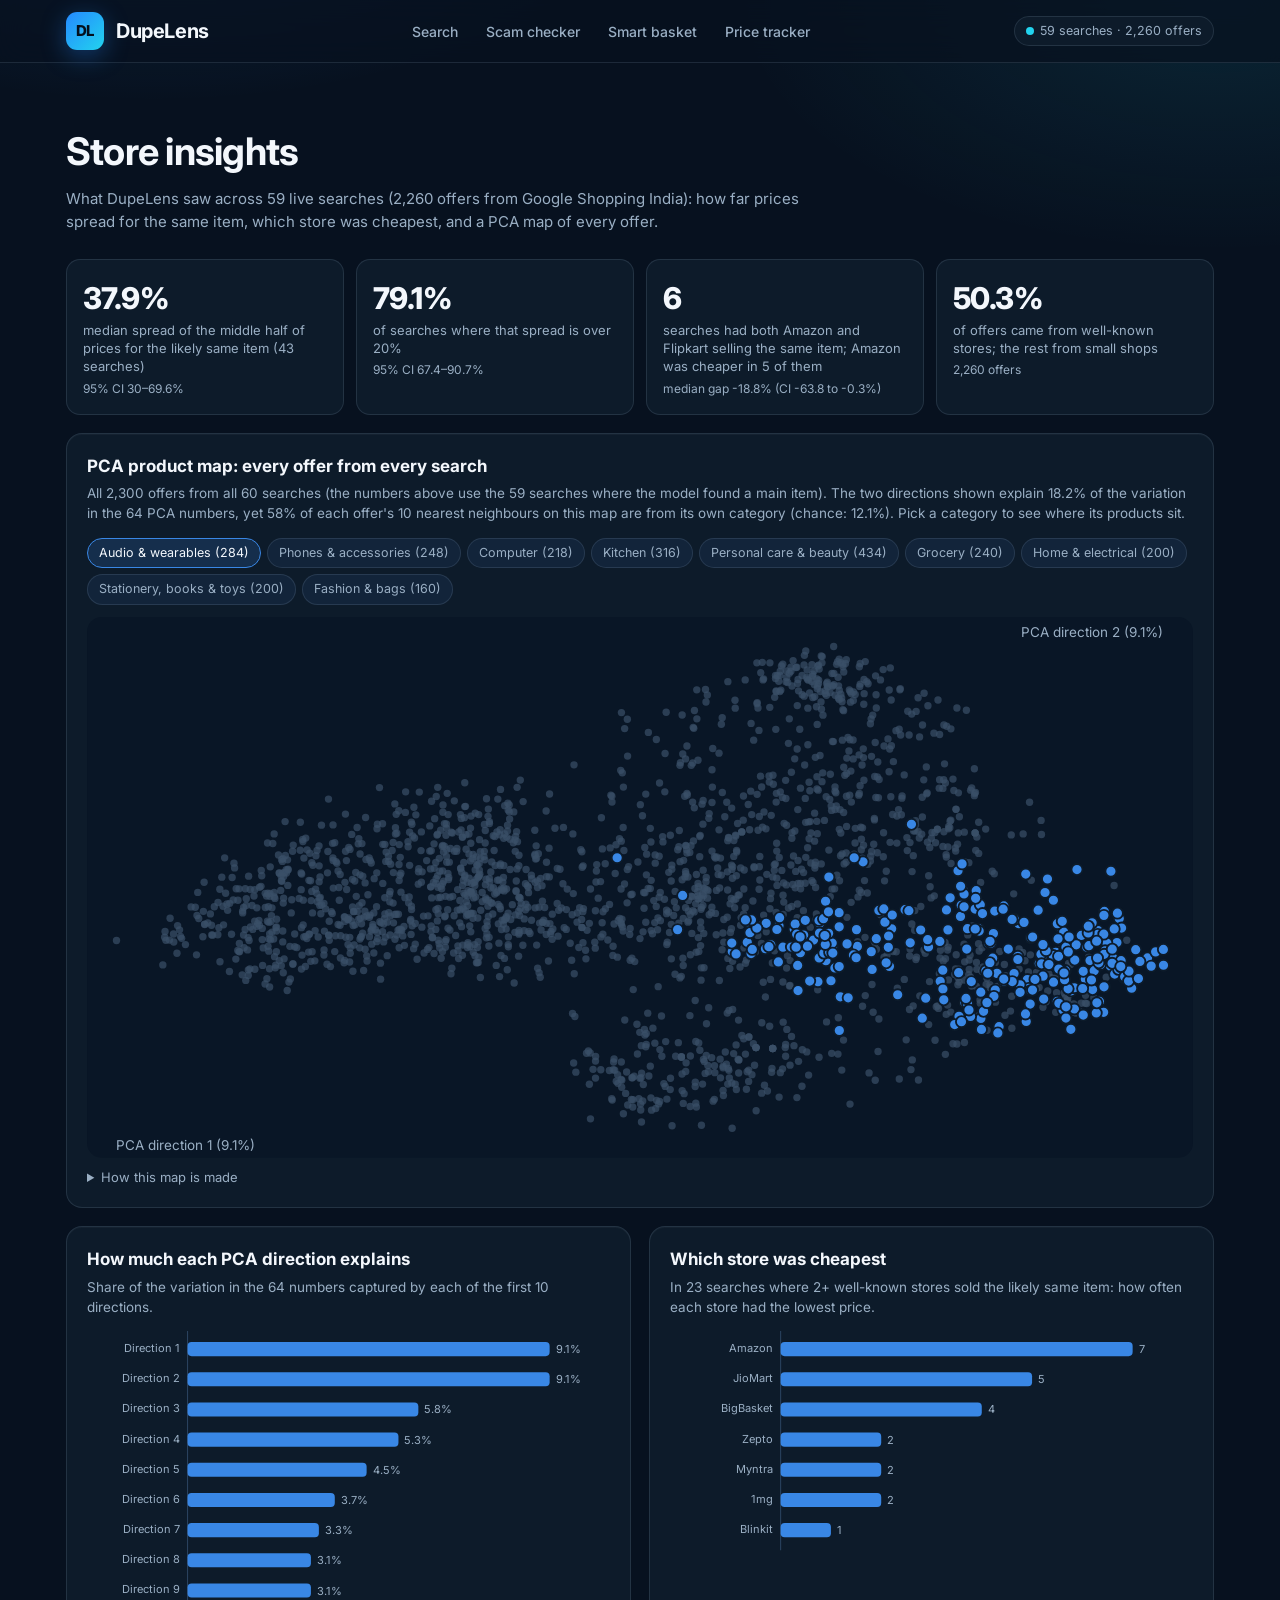
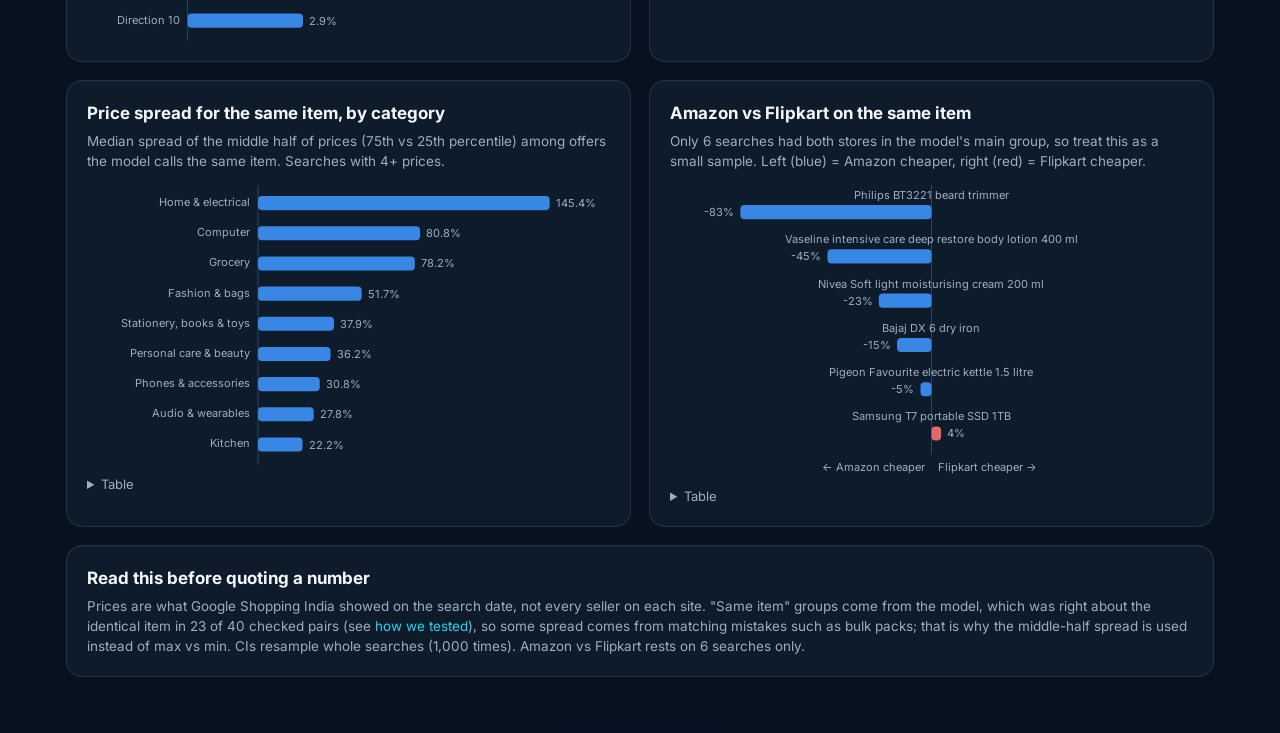
<file: dashboard/insights.html>
<!doctype html>
<html lang="en">
<head>
<meta charset="utf-8">
<meta name="viewport" content="width=device-width, initial-scale=1">
<title>DupeLens Store Insights</title>
<link rel="icon" href="data:image/svg+xml,<svg xmlns='http://www.w3.org/2000/svg' viewBox='0 0 100 100'><text y='.9em' font-size='90'>🔎</text></svg>">
<link rel="preconnect" href="https://fonts.googleapis.com">
<link href="https://fonts.googleapis.com/css2?family=Inter:wght@400;500;600;700;800&display=swap" rel="stylesheet">
<link rel="stylesheet" href="style.css">
<style>
  /* chart roles (validated: dataviz validate_palette.js, dark mode, surface #0D1B2A) */
  .viz { --series-1: #3987e5; --series-2: #e66767; --muted-mark: #3a5068; --ink-2: #c3d2e2; }
</style>
</head>
<body>
<div class="topbar"><div class="in">
  <div class="brand"><a href="./" style="display:flex;gap:12px;align-items:center"><div class="logo" aria-hidden="true">DL</div>DupeLens</a></div>
  <nav class="navlinks"><a class="navlink" href="./">Search</a><a class="navlink" href="deal.html">Scam checker</a><a class="navlink" href="basket.html">Smart basket</a><a class="navlink" href="tracker.html">Price tracker</a></nav>
  <span class="chip"><span class="dot" style="background:var(--accent-2)"></span><span id="when">Loading…</span></span>
</div></div>
<main class="viz">
  <section class="page-head">
    <h1>Store insights</h1>
    <p id="lead">What DupeLens saw across many live searches: how far prices spread for the same item, which store was cheapest, and a PCA map of every offer.</p>
  </section>

  <section class="tiles" id="tiles"></section>

  <section class="card">
    <h2>PCA product map: every offer from every search</h2>
    <p class="sub" id="pca-sub"></p>
    <div class="seg" id="cats" role="group" aria-label="Highlight a category"></div>
    <div class="chart" id="map"></div>
    <details class="table"><summary>How this map is made</summary>
      <p>Each offer's photo is read by CLIP (512 numbers) and its title by MPNet (768 numbers). The matching model uses PCA, fitted on 24,065 Shopee training listings, to compress each to 32 numbers (shrinkage-whitened), giving 64 numbers per offer. Here a second PCA over all offers keeps the 2 directions with the most variation, so each offer becomes a point. Points close together look alike to the model. PCA is unsupervised: it never saw the category colours.</p>
    </details>
  </section>

  <section class="grid2">
    <div class="card">
      <h2>How much each PCA direction explains</h2>
      <p class="sub">Share of the variation in the 64 numbers captured by each of the first 10 directions.</p>
      <div class="chart" id="scree"></div>
    </div>
    <div class="card">
      <h2>Which store was cheapest</h2>
      <p class="sub" id="cheap-sub"></p>
      <div class="chart" id="cheapest"></div>
    </div>
  </section>

  <section class="grid2">
    <div class="card">
      <h2>Price spread for the same item, by category</h2>
      <p class="sub">Median spread of the middle half of prices (75th vs 25th percentile) among offers the model calls the same item. Searches with 4+ prices.</p>
      <div class="chart" id="spread"></div>
      <details class="table" id="spread-table"><summary>Table</summary></details>
    </div>
    <div class="card">
      <h2>Amazon vs Flipkart on the same item</h2>
      <p class="sub" id="avf-sub"></p>
      <div class="chart" id="avf"></div>
      <details class="table" id="avf-table"><summary>Table</summary></details>
    </div>
  </section>

  <section class="card">
    <h2>Read this before quoting a number</h2>
    <p class="sub" style="margin:0" id="caveats"></p>
  </section>
</main>
<div class="tip" id="tip"></div>
<script>
const $ = s => document.querySelector(s);
const esc = s => String(s ?? "").replace(/[&<>"']/g, c => ({"&":"&amp;","<":"&lt;",">":"&gt;",'"':"&quot;","'":"&#39;"}[c]));
const tip = $("#tip");
function hover(root) {
  root.querySelectorAll("[data-tip]").forEach(el => {
    el.onmousemove = e => { tip.style.display = "block"; tip.style.left = Math.min(e.clientX + 12, innerWidth - 300) + "px"; tip.style.top = e.clientY + 12 + "px"; tip.innerHTML = el.dataset.tip; };
    el.onmouseleave = () => tip.style.display = "none";
  });
}

// Horizontal bars, one series: label, rounded data end, value written at the end.
function hbars(el, rows, fmt, opts = {}) {
  const W = 520, rowH = 30, left = opts.left ?? 170, right = 60, H = rows.length * rowH + 8;
  const max = Math.max(...rows.map(r => Math.abs(r.v)), 1e-9);
  const x = v => left + (W - left - right) * v / max;
  el.innerHTML = `<svg viewBox="0 0 ${W} ${H}" role="img" aria-label="${esc(opts.label || "bar chart")}">
    <line class="axis" x1="${left}" x2="${left}" y1="0" y2="${H}"/>
    ${rows.map((r, i) => { const y = 6 + i * rowH, w = Math.max(2, x(r.v) - left);
      return `<text x="${left - 8}" y="${y + 15}" text-anchor="end" fill="var(--ink-2)">${esc(r.label)}</text>
        <rect x="${left}" y="${y + 5}" width="${w}" height="14" rx="4" fill="var(--series-1)" data-tip="${esc(r.tip || r.label + ": " + fmt(r.v))}"/>
        <text x="${left + w + 6}" y="${y + 16}" fill="var(--ink-2)">${fmt(r.v)}</text>`; }).join("")}
  </svg>`;
  hover(el);
}

fetch("data/insights.json").then(r => r.json()).then(D => {
  const avf = D.amazon_vs_flipkart, sp = D.price_spread;
  $("#when").textContent = `${D.searches} searches · ${D.offers.toLocaleString("en-IN")} offers`;
  $("#lead").textContent = `What DupeLens saw across ${D.searches} live searches (${D.offers.toLocaleString("en-IN")} offers from Google Shopping India): how far prices spread for the same item, which store was cheapest, and a PCA map of every offer.`;
  $("#tiles").innerHTML = [
    [`${sp.median_spread_pct}%`, `median spread of the middle half of prices for the likely same item (${sp.searches} searches)`, `95% CI ${sp.ci[0]}–${sp.ci[1]}%`],
    [`${sp.share_over_20pct}%`, `of searches where that spread is over 20%`, `95% CI ${sp.share_over_20pct_ci[0]}–${sp.share_over_20pct_ci[1]}%`],
    [`${avf.searches_with_both}`, `searches had both Amazon and Flipkart selling the same item; Amazon was cheaper in ${Math.round(avf.amazon_cheaper_pct * avf.searches_with_both / 100)} of them`, `median gap ${avf.median_amazon_vs_flipkart_pct}% (CI ${avf.ci[0]} to ${avf.ci[1]}%)`],
    [`${D.well_known_share_pct}%`, `of offers came from well-known stores; the rest from small shops`, `${D.offers.toLocaleString("en-IN")} offers`],
  ].map(([v, l, c]) => `<div class="tile-stat fade"><div class="v">${v}</div><div class="l">${l}</div><div class="ci">${c}</div></div>`).join("");

  // ---- PCA map: highlight one category in blue, the rest muted (keeps colour-blind safety with 9 categories) ----
  const cats = [...new Set(D.map.map(p => p.category))];
  let pick = cats[0];
  $("#pca-sub").textContent = `All ${D.pca.points.toLocaleString("en-IN")} offers from all ${D.pca.searches} searches (the numbers above use the ${D.searches} searches where the model found a main item). The two directions shown explain ${D.pca.first_two_pct}% of the variation in the 64 PCA numbers, yet ${D.pca.neighbours_same_category_pct}% of each offer's 10 nearest neighbours on this map are from its own category (chance: ${D.pca.chance_pct}%). Pick a category to see where its products sit.`;
  function drawMap() {
    const W = 900, H = 440, pad = 24, P = D.map;
    const xs = P.map(p => p.x), ys = P.map(p => p.y);
    const [x0, x1, y0, y1] = [Math.min(...xs), Math.max(...xs), Math.min(...ys), Math.max(...ys)];
    const sx = v => pad + (v - x0) / (x1 - x0) * (W - 2 * pad), sy = v => H - pad - (v - y0) / (y1 - y0) * (H - 2 * pad);
    const dot = (p, on) => `<circle cx="${sx(p.x).toFixed(1)}" cy="${sy(p.y).toFixed(1)}" r="${on ? 4.5 : 3}" fill="${on ? "var(--series-1)" : "var(--muted-mark)"}" ${on ? 'stroke="#0D1B2A" stroke-width="1.5"' : 'opacity=".7"'}
      data-tip="<b>${esc(p.store)}</b> ${esc(p.price || "")}<br>${esc(p.title)}<br><span style='color:#9AAFC4'>${esc(p.category)} · search: ${esc(p.query)}</span>"></circle>`;
    $("#map").innerHTML = `<svg viewBox="0 0 ${W} ${H}" role="img" aria-label="PCA map of offers">
      <rect width="${W}" height="${H}" rx="12" fill="#091626"/>
      <text x="${pad}" y="${H - 6}">PCA direction 1 (${D.pca.explained_variance_pct[0]}%)</text>
      <text x="${W - pad}" y="16" text-anchor="end">PCA direction 2 (${D.pca.explained_variance_pct[1]}%)</text>
      ${P.filter(p => p.category !== pick).map(p => dot(p, false)).join("")}
      ${P.filter(p => p.category === pick).map(p => dot(p, true)).join("")}
    </svg>`;
    hover($("#map"));
    $("#cats").innerHTML = cats.map(c => `<button type="button" aria-pressed="${c === pick}">${esc(c)} (${P.filter(p => p.category === c).length})</button>`).join("");
    $("#cats").querySelectorAll("button").forEach((b, i) => b.onclick = () => { pick = cats[i]; drawMap(); });
  }
  drawMap();

  // ---- scree ----
  hbars($("#scree"), D.pca.explained_variance_pct.map((v, i) => ({ label: `Direction ${i + 1}`, v })), v => v + "%", { left: 100, label: "explained variance" });

  // ---- cheapest store ----
  const cc = Object.entries(D.cheapest_platform_counts);
  const nCheap = cc.reduce((s, [, n]) => s + n, 0);
  $("#cheap-sub").textContent = `In ${nCheap} searches where 2+ well-known stores sold the likely same item: how often each store had the lowest price.`;
  hbars($("#cheapest"), cc.map(([k, n]) => ({ label: k, v: n, tip: `${k}: cheapest in ${n} of ${nCheap} searches` })), v => v, { left: 110, label: "cheapest store counts" });

  // ---- spread by category ----
  const bc = Object.entries(D.by_category).sort((a, b) => b[1].median_spread_pct - a[1].median_spread_pct);
  hbars($("#spread"), bc.map(([k, r]) => ({ label: k, v: r.median_spread_pct, tip: `${k}: ${r.median_spread_pct}% (${r.searches} searches, median ${r.median_sellers} sellers)` })), v => v + "%", { left: 170, label: "price spread by category" });
  $("#spread-table").insertAdjacentHTML("beforeend", `<table><tr><th>Category</th><th class="n">Searches</th><th class="n">Median spread</th><th class="n">Median sellers</th></tr>${bc.map(([k, r]) => `<tr><td>${esc(k)}</td><td class="n">${r.searches}</td><td class="n">${r.median_spread_pct}%</td><td class="n">${r.median_sellers}</td></tr>`).join("")}</table>`);

  // ---- Amazon vs Flipkart: diverging bars, blue = Amazon cheaper, red = Flipkart cheaper (labelled, not colour alone) ----
  const both = D.per_search.filter(r => r.by_platform.Amazon && r.by_platform.Flipkart)
    .map(r => ({ item: r.item, q: r.query, a: r.by_platform.Amazon, f: r.by_platform.Flipkart, d: 100 * (r.by_platform.Amazon / r.by_platform.Flipkart - 1) }))
    .sort((a, b) => a.d - b.d);
  $("#avf-sub").textContent = `Only ${both.length} searches had both stores in the model's main group, so treat this as a small sample. Left (blue) = Amazon cheaper, right (red) = Flipkart cheaper.`;
  // each row: the search on its own line, the bar below it, growing left or right from the centre line
  const W = 520, rowH = 44, mid = 260, H = both.length * rowH + 26, m = Math.max(...both.map(r => Math.abs(r.d)), 1);
  const sx = v => v / m * 190;
  $("#avf").innerHTML = `<svg viewBox="0 0 ${W} ${H}" role="img" aria-label="Amazon vs Flipkart price gap">
    <line class="axis" x1="${mid}" x2="${mid}" y1="0" y2="${H - 22}"/>
    <text x="${mid - 6}" y="${H - 6}" text-anchor="end">← Amazon cheaper</text><text x="${mid + 6}" y="${H - 6}">Flipkart cheaper →</text>
    ${both.map((r, i) => { const y = 2 + i * rowH, w = Math.max(2, Math.abs(sx(r.d))), left = r.d < 0;
      return `<text x="${mid}" y="${y + 12}" text-anchor="middle" fill="var(--ink-2)">${esc(r.q)}</text>
        <rect x="${left ? mid - w : mid}" y="${y + 18}" width="${w}" height="14" rx="4" fill="${left ? "var(--series-1)" : "var(--series-2)"}"
          data-tip="<b>${esc(r.item)}</b><br>Amazon ₹${Math.round(r.a).toLocaleString("en-IN")} · Flipkart ₹${Math.round(r.f).toLocaleString("en-IN")} (${r.d.toFixed(0)}%)"/>
        <text x="${left ? mid - w - 6 : mid + w + 6}" y="${y + 29}" text-anchor="${left ? "end" : "start"}" fill="var(--ink-2)">${r.d.toFixed(0)}%</text>`; }).join("")}
  </svg>`;
  hover($("#avf"));
  $("#avf-table").insertAdjacentHTML("beforeend", `<table><tr><th>Search</th><th class="n">Amazon</th><th class="n">Flipkart</th><th class="n">Gap</th></tr>${both.map(r => `<tr><td>${esc(r.q)}</td><td class="n">₹${Math.round(r.a).toLocaleString("en-IN")}</td><td class="n">₹${Math.round(r.f).toLocaleString("en-IN")}</td><td class="n">${r.d.toFixed(1)}%</td></tr>`).join("")}</table>`);

  $("#caveats").innerHTML = `Prices are what Google Shopping India showed on the search date, not every seller on each site. "Same item" groups come from the model, which was right about the identical item in 23 of 40 checked pairs (see <a href="evidence.html">how we tested</a>), so some spread comes from matching mistakes such as bulk packs; that is why the middle-half spread is used instead of max vs min. CIs resample whole searches (1,000 times). Amazon vs Flipkart rests on ${avf.searches_with_both} searches only.`;
});
</script>
</body>
</html>
</file>
<file: dashboard/style.css>
:root {
  --bg: #07111F; --surface: #0D1B2A; --raised: #12243A; --raised-2: #173050;
  --accent: #2589FF; --accent-2: #22D3EE; --ink: #F3F7FC; --muted: #9AAFC4;
  --line: rgba(148, 173, 199, 0.16); --good: #34D399; --warn: #FBBF24; --bad: #F87171;
  --r: 16px;
}
* { box-sizing: border-box; }
html, body { margin: 0; background: var(--bg); color: var(--ink); font: 15px/1.5 Inter, system-ui, -apple-system, sans-serif; }
body { background: radial-gradient(1200px 520px at 15% -10%, rgba(37,137,255,.16), transparent 60%), radial-gradient(900px 400px at 100% 0%, rgba(34,211,238,.08), transparent 60%), var(--bg); min-height: 100vh; }
main { max-width: 1180px; margin: 0 auto; padding: 24px 16px 56px; }
a { color: var(--accent-2); text-decoration: none; } a:hover { text-decoration: underline; }
:focus-visible { outline: 2px solid var(--accent-2); outline-offset: 2px; border-radius: 8px; }
.num { font-variant-numeric: tabular-nums; }
[hidden] { display: none !important; }
code { background: var(--bg); padding: 1px 6px; border-radius: 6px; color: var(--accent-2); font-size: 12.5px; }

header { display: flex; flex-wrap: wrap; align-items: center; justify-content: space-between; gap: 12px; }
.brand { display: flex; align-items: center; gap: 12px; font-weight: 700; font-size: 20px; letter-spacing: -.02em; }
.logo { width: 38px; height: 38px; border-radius: 11px; background: linear-gradient(135deg, var(--accent), var(--accent-2)); display: grid; place-items: center; font-weight: 800; color: #04101e; font-size: 15px; }
nav { display: flex; gap: 8px; flex-wrap: wrap; align-items: center; }
.chip { border: 1px solid var(--line); background: var(--surface); color: var(--muted); padding: 5px 11px; border-radius: 99px; font-size: 12.5px; display: inline-flex; align-items: center; gap: 6px; }
.dot { width: 8px; height: 8px; border-radius: 50%; background: var(--muted); }
.chip.live .dot { background: var(--good); } .chip.demo .dot { background: var(--warn); }

.hero { text-align: center; padding: 44px 0 22px; }
.hero h1 { font-size: clamp(28px, 5vw, 46px); line-height: 1.1; margin: 0 0 12px; letter-spacing: -.03em; font-weight: 800; }
.hero h1 em { font-style: normal; background: linear-gradient(90deg, var(--accent), var(--accent-2)); -webkit-background-clip: text; background-clip: text; color: transparent; }
.hero p { color: var(--muted); max-width: 700px; margin: 0 auto 24px; font-size: 16px; }
form.search { max-width: 760px; margin: 0 auto; background: var(--surface); border: 1px solid var(--line); border-radius: 18px; padding: 8px; box-shadow: 0 10px 40px rgba(0,0,0,.35); transition: border-color .15s; }
form.search.over { border-color: var(--accent-2); }
.bar { display: flex; gap: 8px; align-items: center; }
.bar input { flex: 1; min-width: 0; background: none; border: 0; color: var(--ink); font: inherit; font-size: 17px; padding: 10px 12px; }
.bar input:focus { outline: none; }
.icon-btn { background: var(--raised); border: 1px solid var(--line); color: var(--ink); border-radius: 11px; padding: 10px 12px; font: inherit; font-size: 13.5px; cursor: pointer; white-space: nowrap; }
.icon-btn:hover { border-color: var(--accent); }
.btn { background: linear-gradient(135deg, var(--accent), #1b6fe0); color: #fff; border: 0; padding: 12px 20px; border-radius: 11px; font: inherit; font-weight: 600; cursor: pointer; white-space: nowrap; }
.btn:disabled { opacity: .5; cursor: wait; }
.attached { display: flex; align-items: center; gap: 10px; padding: 8px 10px 4px; text-align: left; font-size: 13px; color: var(--muted); }
.attached img { width: 44px; height: 44px; object-fit: contain; background: #fff; border-radius: 8px; }
.attached button { background: none; border: 0; color: var(--bad); cursor: pointer; font: inherit; font-size: 13px; }
.hint { color: var(--muted); font-size: 12.5px; margin-top: 10px; }
@media (max-width: 560px) { .bar { flex-wrap: wrap; } .bar input { flex-basis: 100%; } .bar .btn { flex: 1; } }
.examples { margin-top: 14px; display: flex; gap: 8px; justify-content: center; flex-wrap: wrap; }
.examples span { color: var(--muted); font-size: 13px; align-self: center; }
.ex { background: var(--raised); border: 1px solid var(--line); color: var(--ink); border-radius: 99px; padding: 6px 13px; font: inherit; font-size: 13px; cursor: pointer; }
.ex:hover { border-color: var(--accent); }
.notice { max-width: 760px; margin: 14px auto 0; background: var(--raised); border: 1px solid var(--line); border-radius: 12px; padding: 10px 14px; color: var(--muted); font-size: 13.5px; text-align: left; }
.err { border-color: rgba(248,113,113,.5); color: #fecaca; }

.steps { max-width: 760px; margin: 26px auto; display: grid; gap: 10px; }
.step { display: flex; align-items: center; gap: 12px; color: var(--muted); }
.step.on { color: var(--ink); } .step.done { color: var(--good); }
.spin { width: 18px; height: 18px; border: 3px solid var(--line); border-top-color: var(--accent-2); border-radius: 50%; animation: s .8s linear infinite; flex: none; }
.step .ic { width: 18px; text-align: center; flex: none; }
@keyframes s { to { transform: rotate(360deg); } }
@media (prefers-reduced-motion: reduce) { .spin { animation: none; } }

.card { background: var(--surface); border: 1px solid var(--line); border-radius: var(--r); padding: 20px; margin-top: 18px; }
.card h2 { font-size: 17px; margin: 0 0 4px; } .card .sub { color: var(--muted); font-size: 13.5px; margin: 0 0 14px; }
.understood { display: flex; flex-wrap: wrap; gap: 8px; align-items: center; color: var(--muted); font-size: 14px; margin-top: 8px; }
.understood b { color: var(--ink); }

.top2 { display: grid; grid-template-columns: 1.6fr 1fr; gap: 18px; }
@media (max-width: 900px) { .top2 { grid-template-columns: 1fr; } }
.best { display: grid; grid-template-columns: 150px 1fr; gap: 20px; align-items: start; background: linear-gradient(135deg, rgba(52,211,153,.12), rgba(34,211,238,.05)); border-color: rgba(52,211,153,.45); margin-top: 0; }
.best .ph { width: 150px; }
.label { color: var(--good); font-weight: 700; font-size: 12.5px; text-transform: uppercase; letter-spacing: .07em; }
.best h2 { font-size: 18px; line-height: 1.35; margin: 4px 0 6px; }
.facts { display: flex; gap: 20px; flex-wrap: wrap; margin: 10px 0 14px; }
.fact .v { font-size: 24px; font-weight: 800; letter-spacing: -.02em; } .fact .l { color: var(--muted); font-size: 12.5px; }
.fact .v.good { color: var(--good); }
.buy { display: inline-block; background: var(--good); color: #052e1c; font-weight: 700; padding: 12px 18px; border-radius: 12px; white-space: nowrap; }
.buy:hover { text-decoration: none; filter: brightness(1.08); }
@media (max-width: 600px) { .best { grid-template-columns: 1fr; } .best .ph { width: 120px; } }
.side { margin-top: 0; display: flex; flex-direction: column; gap: 12px; }
.stat { background: var(--raised); border: 1px solid var(--line); border-radius: 12px; padding: 12px 14px; }
.stat .v { font-size: 22px; font-weight: 800; } .stat .l { color: var(--muted); font-size: 12.5px; }

.ph { width: 100%; aspect-ratio: 1; object-fit: contain; background: #fff; border-radius: 10px; display: block; }
.rows { display: grid; gap: 8px; }
.row { display: grid; grid-template-columns: 30px 64px 1fr 150px auto auto; gap: 14px; align-items: center; background: var(--raised); border: 1px solid var(--line); border-radius: 12px; padding: 8px 12px 8px 10px; }
.row.top { border-color: rgba(52,211,153,.6); }
.row .rk { color: var(--muted); font-weight: 700; text-align: center; }
.row .ph { width: 64px; }
.row .store { font-weight: 600; }
.row .t { color: var(--muted); font-size: 12.5px; line-height: 1.35; display: -webkit-box; -webkit-line-clamp: 2; -webkit-box-orient: vertical; overflow: hidden; }
.row .price { font-weight: 700; font-size: 17px; text-align: right; }
.go { font-size: 13px; border: 1px solid var(--line); padding: 7px 12px; border-radius: 9px; white-space: nowrap; color: var(--ink); background: none; cursor: pointer; font-family: inherit; }
.go:hover { border-color: var(--accent); text-decoration: none; }
@media (max-width: 760px) { .row { grid-template-columns: 56px 1fr; } .row .rk { display: none; } .row .ph { width: 56px; } .row .price { text-align: left; } }
.score { font-size: 12px; color: var(--muted); }
.score .sbar { height: 7px; background: var(--bg); border-radius: 99px; overflow: hidden; margin: 4px 0 2px; }
.score .sbar i { display: block; height: 100%; background: linear-gradient(90deg, var(--accent), var(--good)); border-radius: 99px; }
.score b { color: var(--ink); font-size: 14px; }
.pills { display: flex; gap: 6px; flex-wrap: wrap; margin-top: 4px; }
.pill { font-size: 11.5px; padding: 2px 8px; border-radius: 99px; border: 1px solid var(--line); color: var(--muted); white-space: nowrap; }
.pill.g { color: #052e1c; background: var(--good); border-color: var(--good); font-weight: 600; }
.pill.c { color: #04101e; background: var(--accent-2); border-color: var(--accent-2); font-weight: 600; }
.pill.up { color: var(--bad); border-color: rgba(248,113,113,.4); } .pill.down { color: var(--good); border-color: rgba(52,211,153,.4); }
.pill.warn { color: var(--warn); border-color: rgba(251,191,36,.45); }
.pill.conf { color: var(--accent-2); border-color: rgba(34,211,238,.35); }

.gridc { display: grid; grid-template-columns: repeat(auto-fill, minmax(170px, 1fr)); gap: 12px; }
.tile { background: var(--raised); border: 1px solid var(--line); border-radius: 14px; padding: 10px; display: flex; flex-direction: column; gap: 6px; text-align: left; color: var(--ink); font: inherit; cursor: pointer; }
.tile:hover { border-color: var(--accent); }
.tile .t { font-size: 12.5px; line-height: 1.35; display: -webkit-box; -webkit-line-clamp: 3; -webkit-box-orient: vertical; overflow: hidden; min-height: 50px; }
.tile .p { font-weight: 700; } .tile .s { color: var(--muted); font-size: 12px; }

.bts { display: grid; grid-template-columns: 1.2fr 1fr; gap: 18px; }
@media (max-width: 900px) { .bts { grid-template-columns: 1fr; } }
.panel { background: var(--raised); border: 1px solid var(--line); border-radius: 14px; padding: 14px; }
.panel h3 { font-size: 14px; margin: 0 0 4px; } .panel p { color: var(--muted); font-size: 12.5px; margin: 0 0 10px; }
svg text { fill: var(--muted); font-size: 11px; font-family: inherit; }
.legend { display: flex; gap: 14px; flex-wrap: wrap; font-size: 12px; color: var(--muted); margin-top: 6px; }
.legend i { display: inline-block; width: 10px; height: 10px; border-radius: 50%; margin-right: 5px; vertical-align: -1px; }
.hbar { display: grid; grid-template-columns: 170px 1fr 54px; gap: 10px; align-items: center; font-size: 12.5px; margin: 7px 0; }
.hbar .track { height: 8px; background: var(--bg); border-radius: 99px; overflow: hidden; }
.hbar .track i { display: block; height: 100%; border-radius: 99px; background: var(--accent); }
.hbar .v { text-align: right; color: var(--ink); }
.tip { position: fixed; pointer-events: none; background: var(--raised-2); border: 1px solid var(--line); border-radius: 8px; padding: 6px 9px; font-size: 12px; z-index: 10; display: none; max-width: 280px; }

.how { display: grid; grid-template-columns: repeat(5, 1fr); gap: 12px; }
@media (max-width: 980px) { .how { grid-template-columns: 1fr 1fr; } } @media (max-width: 520px) { .how { grid-template-columns: 1fr; } }
.how div { background: var(--raised); border: 1px solid var(--line); border-radius: 14px; padding: 14px; }
.how b { display: block; margin-bottom: 4px; } .how p { margin: 0; color: var(--muted); font-size: 13px; }
.how .n { width: 26px; height: 26px; border-radius: 8px; background: var(--raised-2); color: var(--accent-2); display: grid; place-items: center; font-weight: 700; margin-bottom: 8px; }
.chat { display: grid; gap: 8px; max-height: 380px; overflow-y: auto; margin-bottom: 10px; }
.msg { padding: 10px 13px; border-radius: 12px; font-size: 14px; line-height: 1.5; white-space: pre-wrap; max-width: 88%; }
.msg.user { background: var(--raised-2); justify-self: end; }
.msg.ai { background: var(--raised); border: 1px solid var(--line); justify-self: start; }
.msg.ai.err { border-color: rgba(248,113,113,.5); color: #fecaca; }
form.ask { display: flex; gap: 8px; }
form.ask input { flex: 1; min-width: 0; background: var(--bg); border: 1px solid var(--line); color: var(--ink); border-radius: 10px; padding: 10px 12px; font: inherit; }
.ai-badge { font-size: 11.5px; color: var(--accent-2); border: 1px solid rgba(34,211,238,.35); border-radius: 99px; padding: 2px 8px; margin-left: 8px; vertical-align: 2px; font-weight: 500; }
footer { margin-top: 28px; color: var(--muted); font-size: 12.5px; line-height: 1.6; }

/* ---------- polish (shared by every page) ---------- */
body { background:
  radial-gradient(900px 480px at 12% -8%, rgba(37,137,255,.20), transparent 60%),
  radial-gradient(800px 420px at 95% 0%, rgba(34,211,238,.10), transparent 60%),
  radial-gradient(700px 500px at 50% 110%, rgba(37,137,255,.07), transparent 60%), var(--bg); }
.topbar { position: sticky; top: 0; z-index: 20; backdrop-filter: blur(14px); -webkit-backdrop-filter: blur(14px);
  background: rgba(7,17,31,.72); border-bottom: 1px solid var(--line); }
.topbar .in { max-width: 1180px; margin: 0 auto; padding: 12px 16px; display: flex; align-items: center; justify-content: space-between; gap: 12px; flex-wrap: wrap; }
.navlinks { display: flex; gap: 4px; flex-wrap: wrap; }
.navlink { color: var(--muted); padding: 7px 12px; border-radius: 10px; font-size: 14px; font-weight: 500; }
.navlink:hover { color: var(--ink); background: var(--raised); text-decoration: none; }
.navlink.active { color: var(--ink); background: var(--raised-2); }
.brand a { color: var(--ink); } .brand a:hover { text-decoration: none; }
.logo { box-shadow: 0 6px 24px rgba(37,137,255,.35); }
.hero h1 { font-size: clamp(30px, 5.4vw, 54px); }
.hero .kicker { display: inline-flex; gap: 8px; align-items: center; padding: 6px 12px; border-radius: 99px; background: rgba(37,137,255,.12);
  border: 1px solid rgba(37,137,255,.35); color: #bcd8ff; font-size: 13px; margin-bottom: 18px; }
.stack { display: flex; gap: 8px; justify-content: center; flex-wrap: wrap; margin-top: 18px; }
.stack span { font-size: 12px; color: var(--muted); border: 1px solid var(--line); border-radius: 99px; padding: 4px 10px; background: rgba(13,27,42,.7); }
form.search:focus-within { border-color: rgba(34,211,238,.6); box-shadow: 0 10px 50px rgba(34,211,238,.12); }
.btn { transition: transform .12s, filter .12s; } .btn:hover:not(:disabled) { transform: translateY(-1px); filter: brightness(1.1); }
.card { transition: border-color .2s; box-shadow: 0 1px 0 rgba(255,255,255,.03) inset; }
.card:hover { border-color: rgba(148,173,199,.28); }
#results:not([hidden]) > *, .fade { animation: rise .35s ease both; }
@keyframes rise { from { opacity: 0; transform: translateY(8px); } to { opacity: 1; transform: none; } }
@media (prefers-reduced-motion: reduce) { #results > *, .fade { animation: none; } .btn { transition: none; } }
.row { transition: border-color .15s, background .15s; } .row:hover { background: #142a44; }
.track-btn { background: none; border: 1px solid rgba(34,211,238,.45); color: var(--accent-2); border-radius: 12px; padding: 11px 16px; font: inherit; font-weight: 600; cursor: pointer; margin-left: 8px; }
.track-btn:hover { background: rgba(34,211,238,.08); }
.track-box { display: inline-flex; gap: 8px; align-items: center; margin-top: 10px; flex-wrap: wrap; font-size: 13px; color: var(--muted); }
.track-box input { width: 120px; background: var(--bg); border: 1px solid var(--line); color: var(--ink); border-radius: 9px; padding: 8px 10px; font: inherit; }
.toast { position: fixed; bottom: 22px; left: 50%; transform: translateX(-50%); background: var(--raised-2); border: 1px solid var(--line);
  padding: 10px 16px; border-radius: 12px; font-size: 14px; z-index: 30; box-shadow: 0 10px 30px rgba(0,0,0,.4); }

/* ---------- insights and tracker pages ---------- */
.page-head { padding: 36px 0 8px; } .page-head h1 { font-size: clamp(26px, 4vw, 38px); margin: 0 0 8px; letter-spacing: -.02em; }
.page-head p { color: var(--muted); max-width: 760px; margin: 0; }
.tiles { display: grid; grid-template-columns: repeat(4, 1fr); gap: 12px; margin-top: 18px; }
@media (max-width: 900px) { .tiles { grid-template-columns: 1fr 1fr; } }
.tile-stat { background: var(--surface); border: 1px solid var(--line); border-radius: 14px; padding: 16px; }
.tile-stat .v { font-size: 30px; font-weight: 800; letter-spacing: -.02em; }
.tile-stat .l { color: var(--muted); font-size: 13px; line-height: 1.4; }
.tile-stat .ci { color: var(--muted); font-size: 12px; margin-top: 4px; }
.grid2 { display: grid; grid-template-columns: 1fr 1fr; gap: 18px; } @media (max-width: 900px) { .grid2 { grid-template-columns: 1fr; } }
.chart svg { width: 100%; height: auto; display: block; overflow: visible; }
.chart .gridline { stroke: #1f3550; stroke-width: 1; } .chart .axis { stroke: #2c4562; }
.seg { display: flex; gap: 6px; flex-wrap: wrap; margin: 4px 0 12px; }
.seg button { background: var(--raised); border: 1px solid var(--line); color: var(--muted); border-radius: 99px; padding: 5px 11px; font: inherit; font-size: 12.5px; cursor: pointer; }
.seg button[aria-pressed="true"] { color: var(--ink); border-color: #3987e5; background: rgba(57,135,229,.18); }
details.table { margin-top: 10px; font-size: 13px; color: var(--muted); }
details.table table { width: 100%; border-collapse: collapse; margin-top: 8px; }
details.table th, details.table td { text-align: left; padding: 6px 8px; border-bottom: 1px solid var(--line); }
details.table td.n, details.table th.n { text-align: right; font-variant-numeric: tabular-nums; }
.tracked { display: grid; grid-template-columns: 90px 1fr 260px; gap: 18px; align-items: center; }
@media (max-width: 800px) { .tracked { grid-template-columns: 70px 1fr; } .tracked .spark { grid-column: 1 / -1; } }
.advice { display: inline-flex; gap: 8px; align-items: center; padding: 6px 10px; border-radius: 10px; font-size: 13.5px; margin-top: 8px; border: 1px solid var(--line); }
.advice.buy { border-color: rgba(52,211,153,.5); color: #b9f5dc; } .advice.wait { border-color: rgba(251,191,36,.5); color: #fde7a8; }
.advice.hold, .advice.collecting { color: var(--muted); }
.alert-line { font-size: 13px; color: #fde7a8; margin-top: 6px; }
.empty { text-align: center; color: var(--muted); padding: 40px 10px; }
.linkbtn { background: none; border: 0; padding: 0; color: var(--accent-2); font: inherit; cursor: pointer; }
.linkbtn:hover { text-decoration: underline; }

/* ---------- Photo X-ray ---------- */
.xray { background: linear-gradient(135deg, rgba(251,191,36,.07), rgba(37,137,255,.05)); }
.xray-top { display: flex; gap: 14px; flex-wrap: wrap; align-items: flex-start; margin-bottom: 14px; }
.xray-top figure { margin: 0; text-align: center; font-size: 12px; color: var(--muted); }
.xray-top img { width: 96px; height: 96px; image-rendering: pixelated; border-radius: 10px; border: 1px solid var(--line); display: block; margin-bottom: 4px; background: #fff; }
.xray-note { flex: 1; min-width: 220px; color: var(--muted); font-size: 13.5px; align-self: center; }
.xray-grid { display: grid; grid-template-columns: repeat(auto-fill, minmax(250px, 1fr)); gap: 10px; }
.xray-item { background: var(--raised); border: 1px solid var(--line); border-radius: 12px; padding: 8px; display: grid; gap: 6px; }
.xray-item.odd { border-color: rgba(251,191,36,.6); }
.xray-imgs { display: flex; gap: 4px; } .xray-imgs img { width: 33%; aspect-ratio: 1; image-rendering: pixelated; border-radius: 8px; background: #fff; }
.xray-meta { font-size: 12.5px; } .xray-meta .sbar { height: 6px; background: var(--bg); border-radius: 99px; overflow: hidden; margin: 3px 0 4px; }
.xray-meta .sbar i { display: block; height: 100%; background: linear-gradient(90deg, var(--accent), var(--warn)); border-radius: 99px; }

.ph-store { display: grid; place-items: center; background: linear-gradient(135deg, #1b3558, #10233c); color: var(--ink);
  font-weight: 700; font-size: 12px; text-align: center; border: 1px solid var(--line); }
.ph-store.big { width: 150px; font-size: 20px; }

.sw { display: inline-block; width: 10px; height: 10px; border-radius: 50%; margin-right: 5px; vertical-align: -1px; border: 1px solid rgba(255,255,255,.35); }

.ai-filter { display: flex; flex-wrap: wrap; align-items: center; gap: 6px; margin: 0 0 10px; padding: 8px 12px; border-radius: 10px;
  background: rgba(37, 137, 255, .12); border: 1px solid rgba(37, 137, 255, .4); color: var(--ink); }
.msg.note { justify-self: center; background: none; border: 1px dashed rgba(37, 137, 255, .5); color: var(--muted); font-size: 13px; }
</file>
